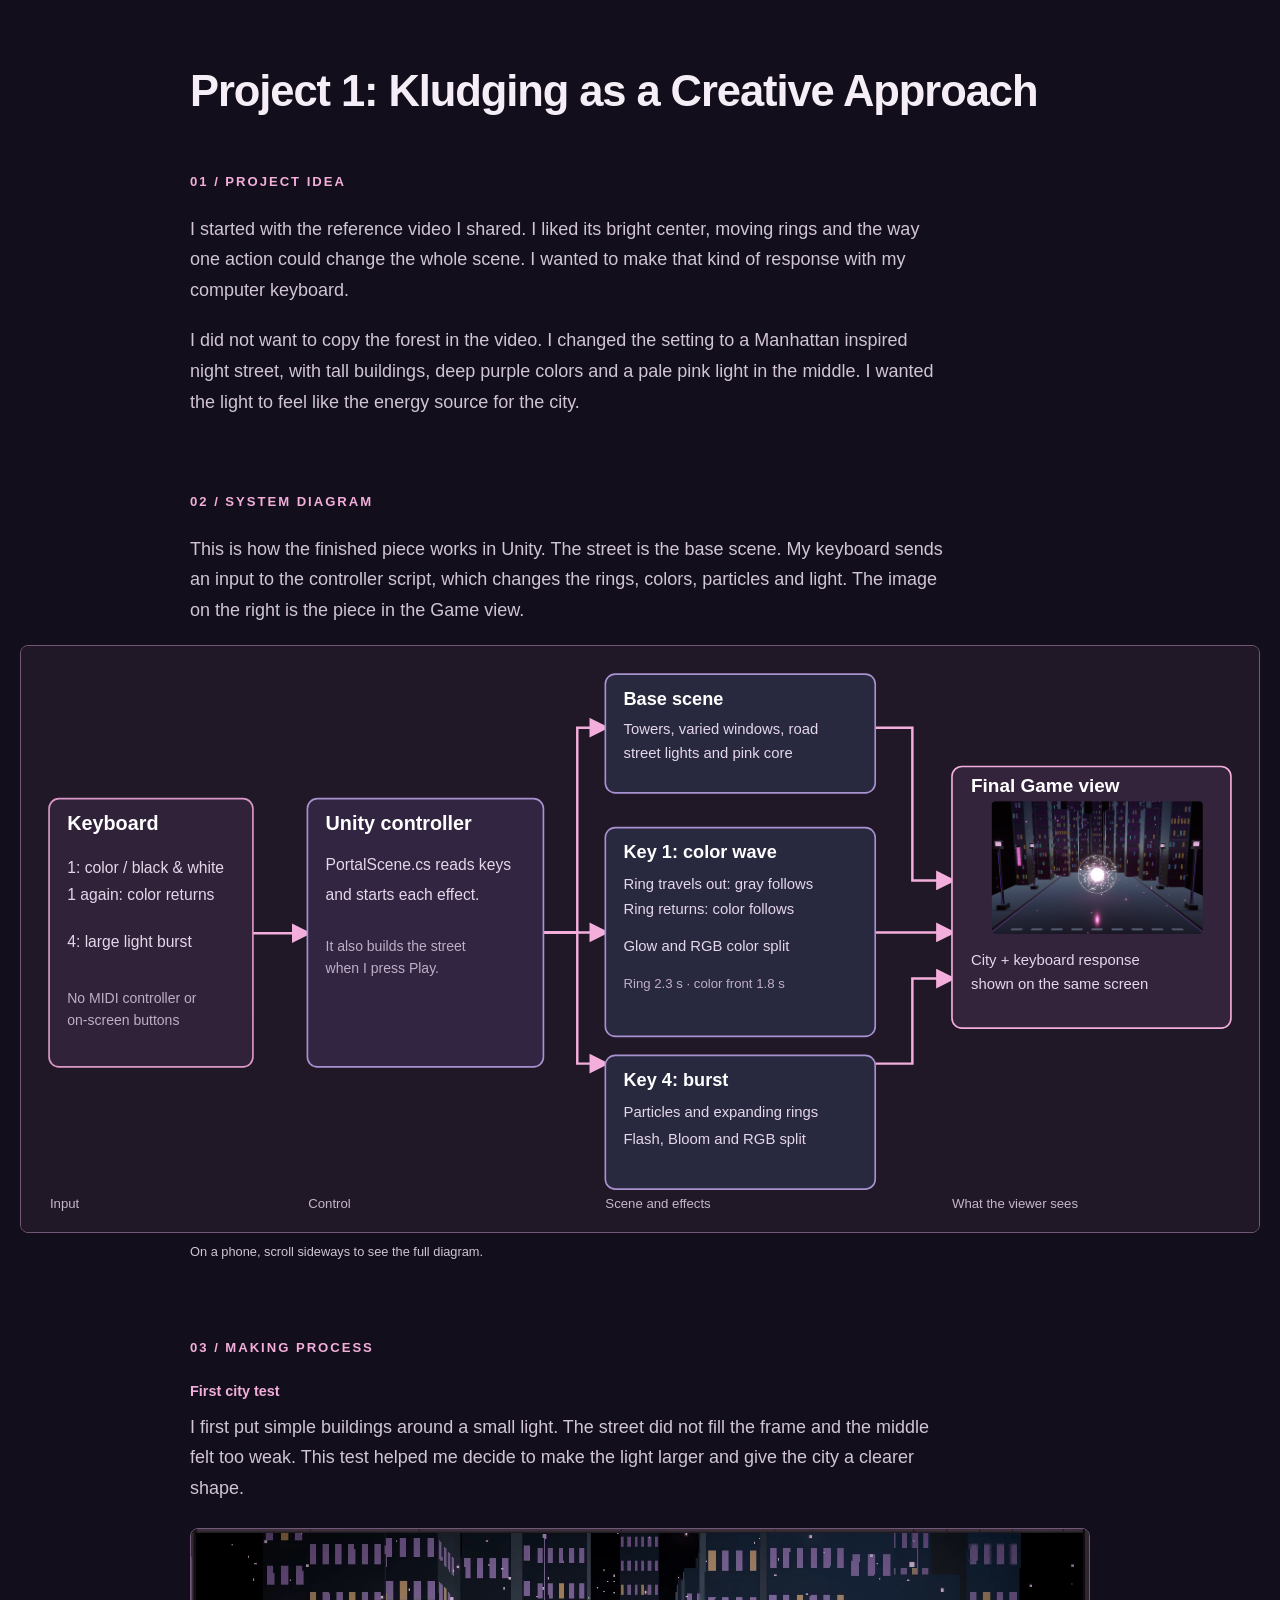
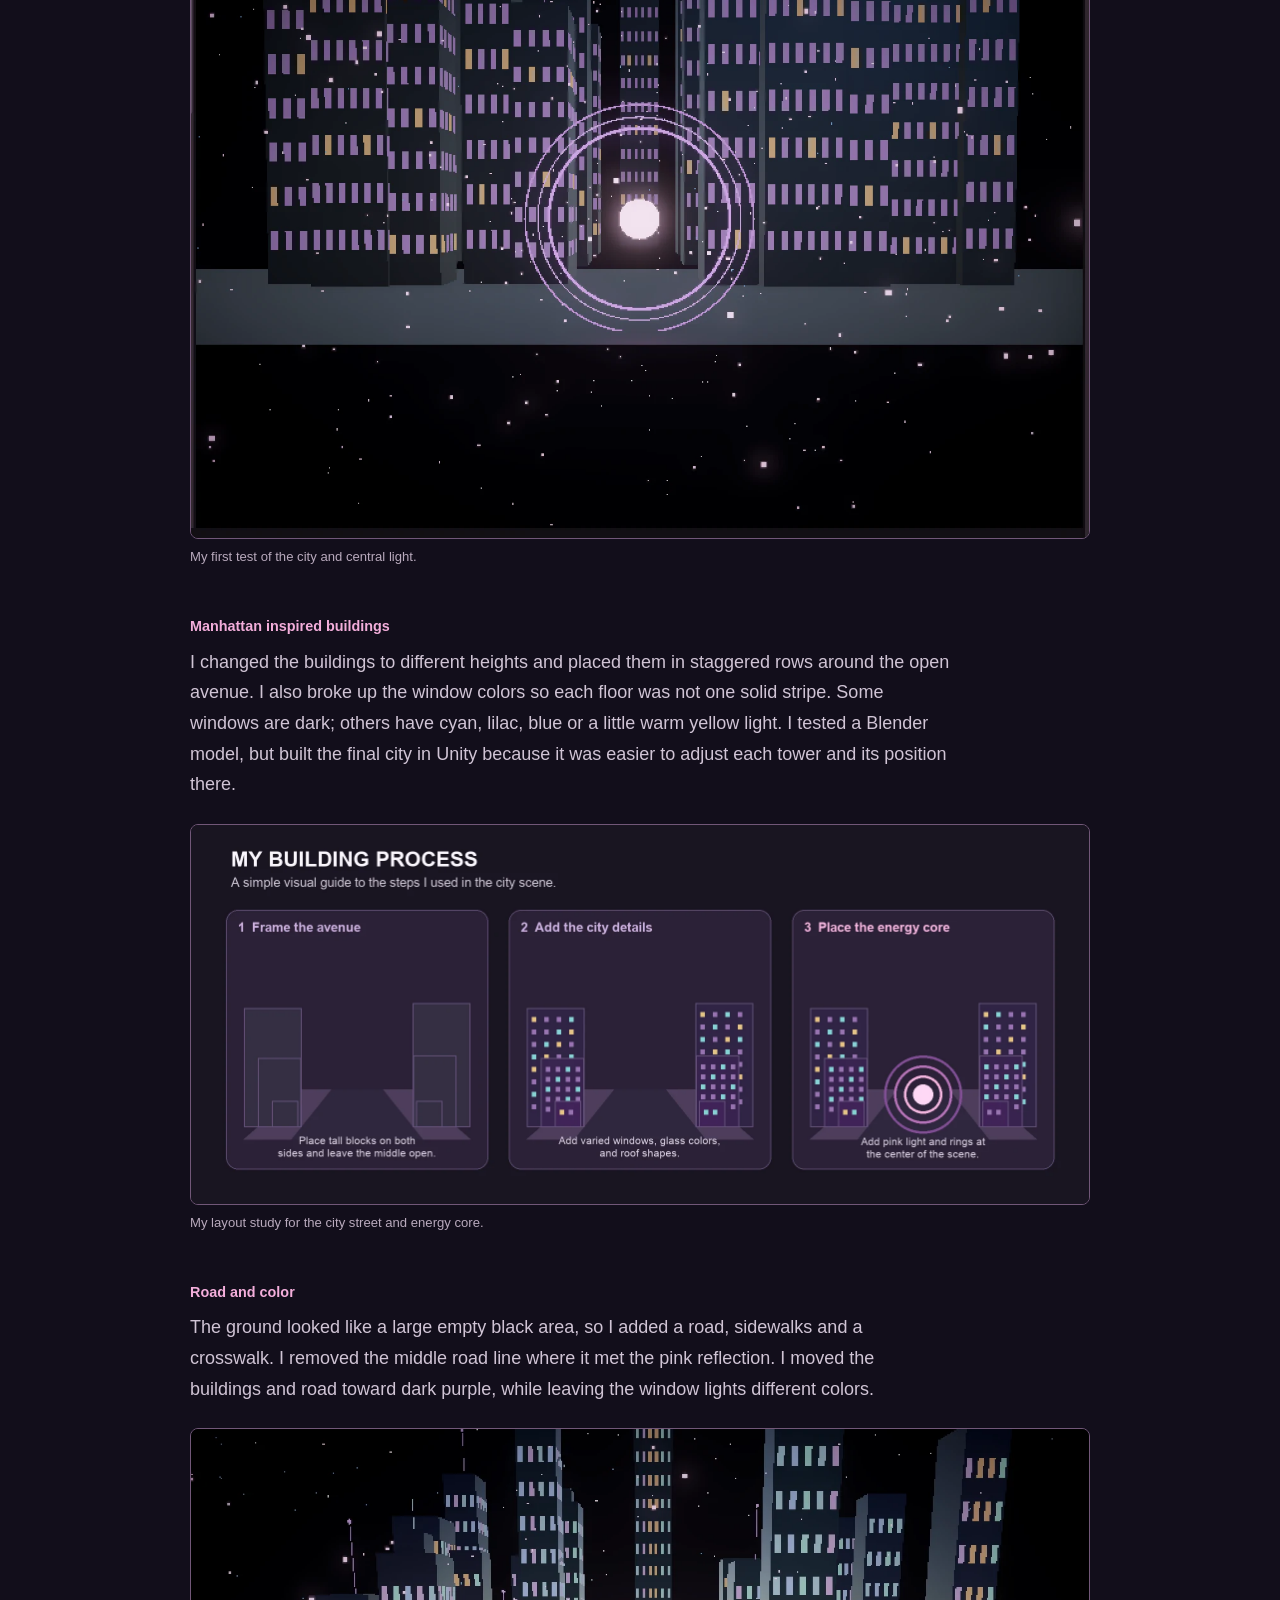
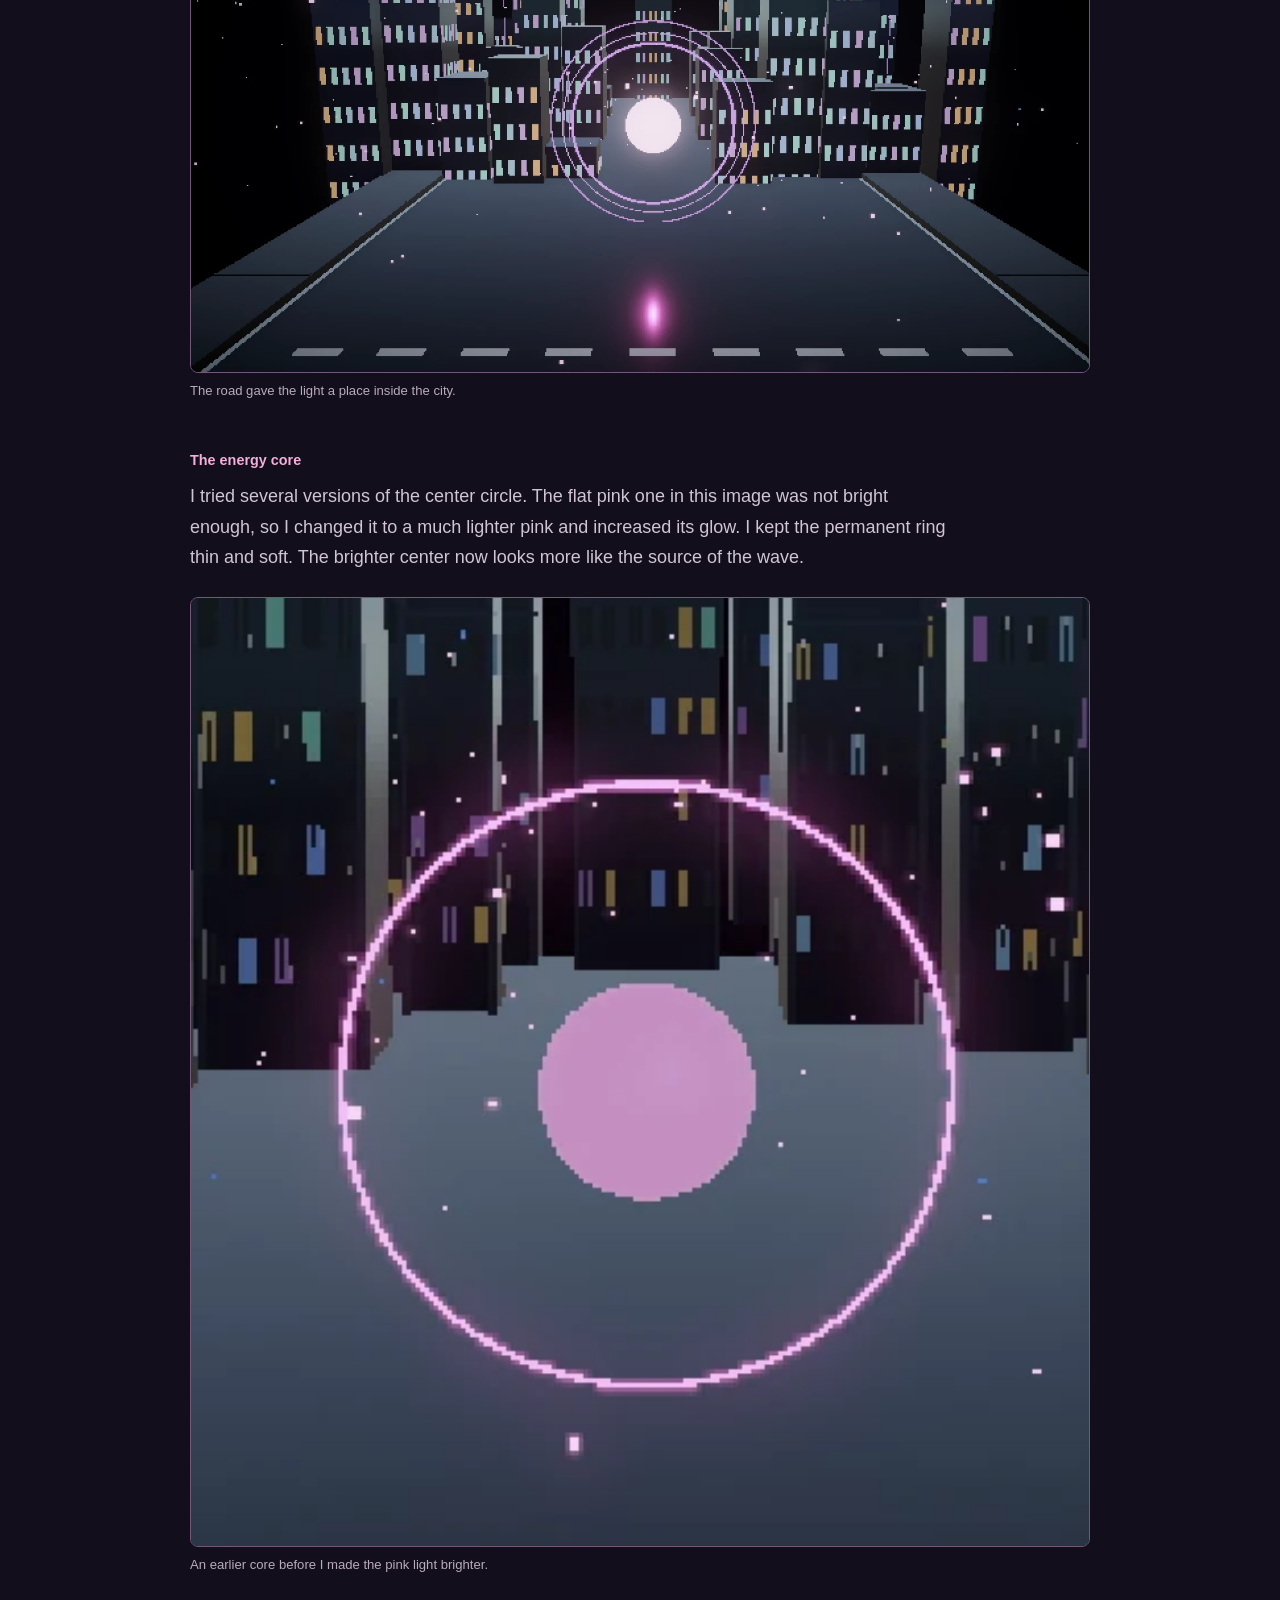
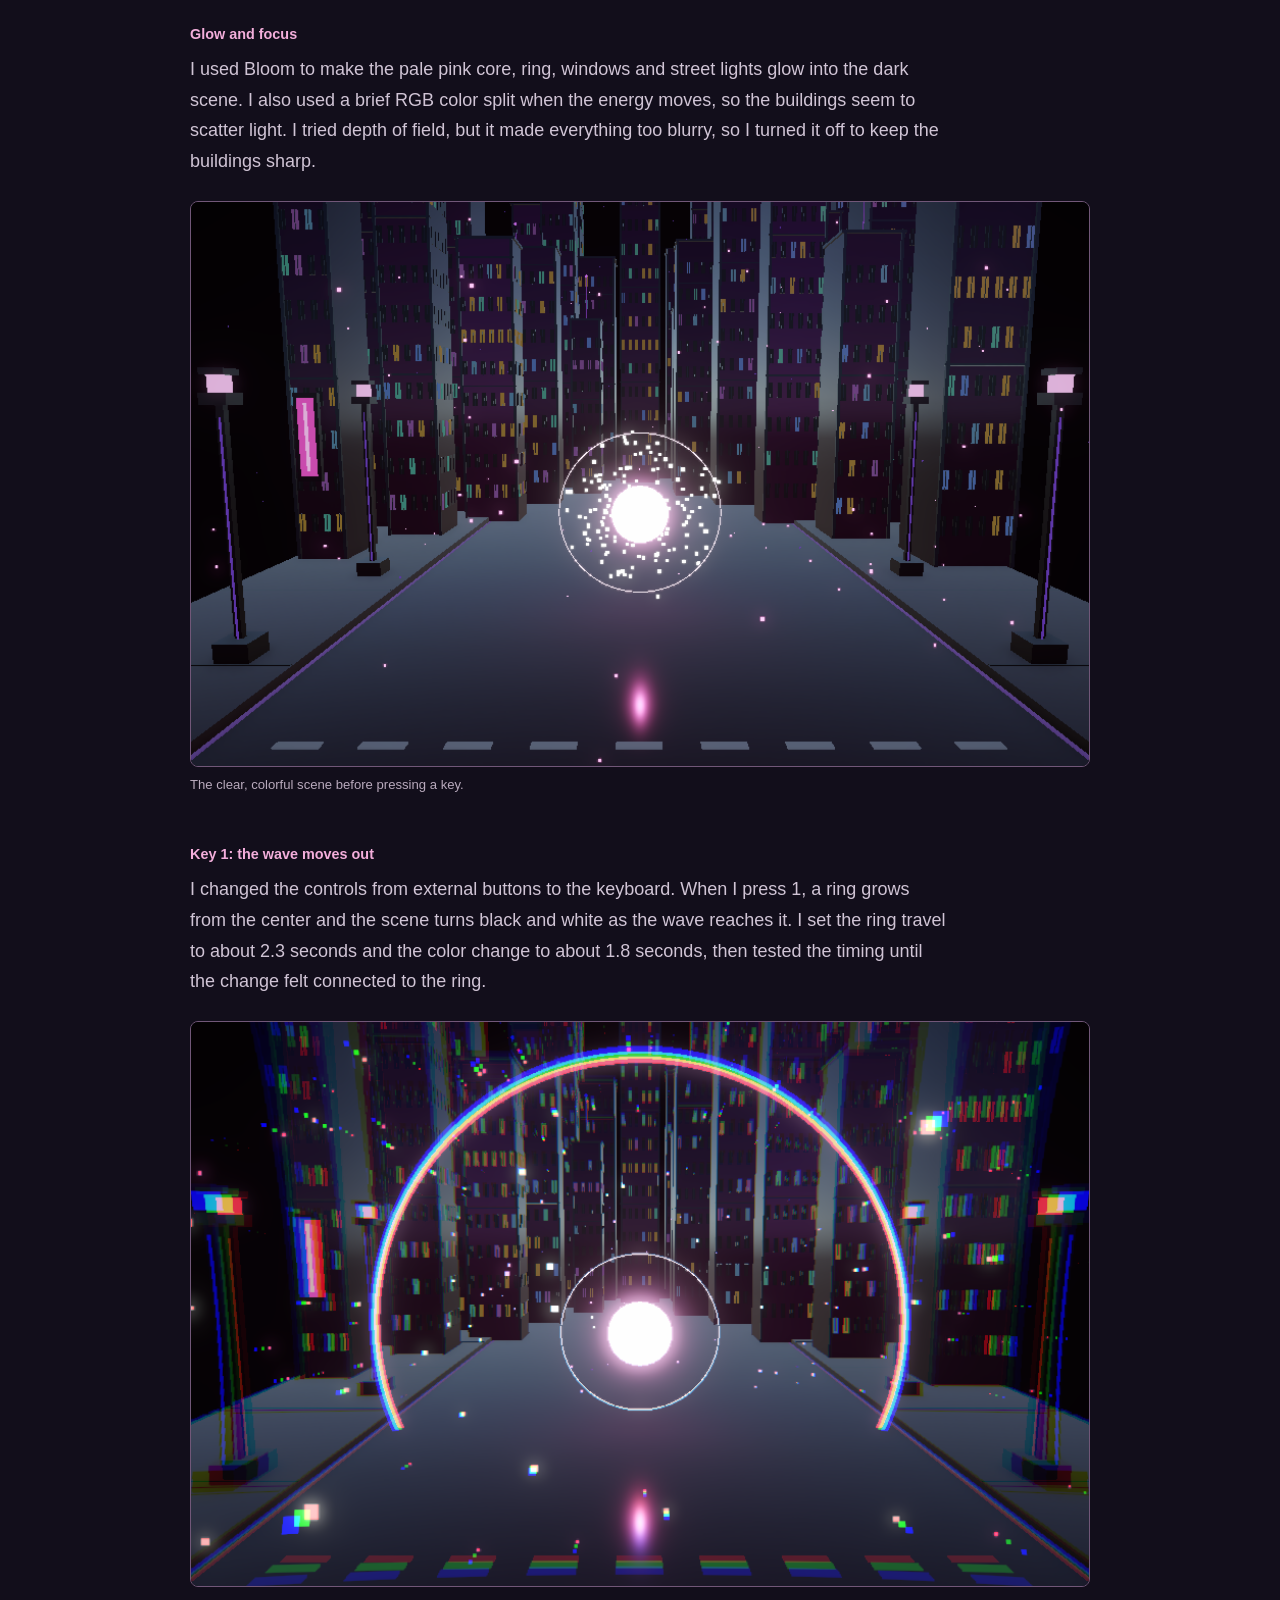
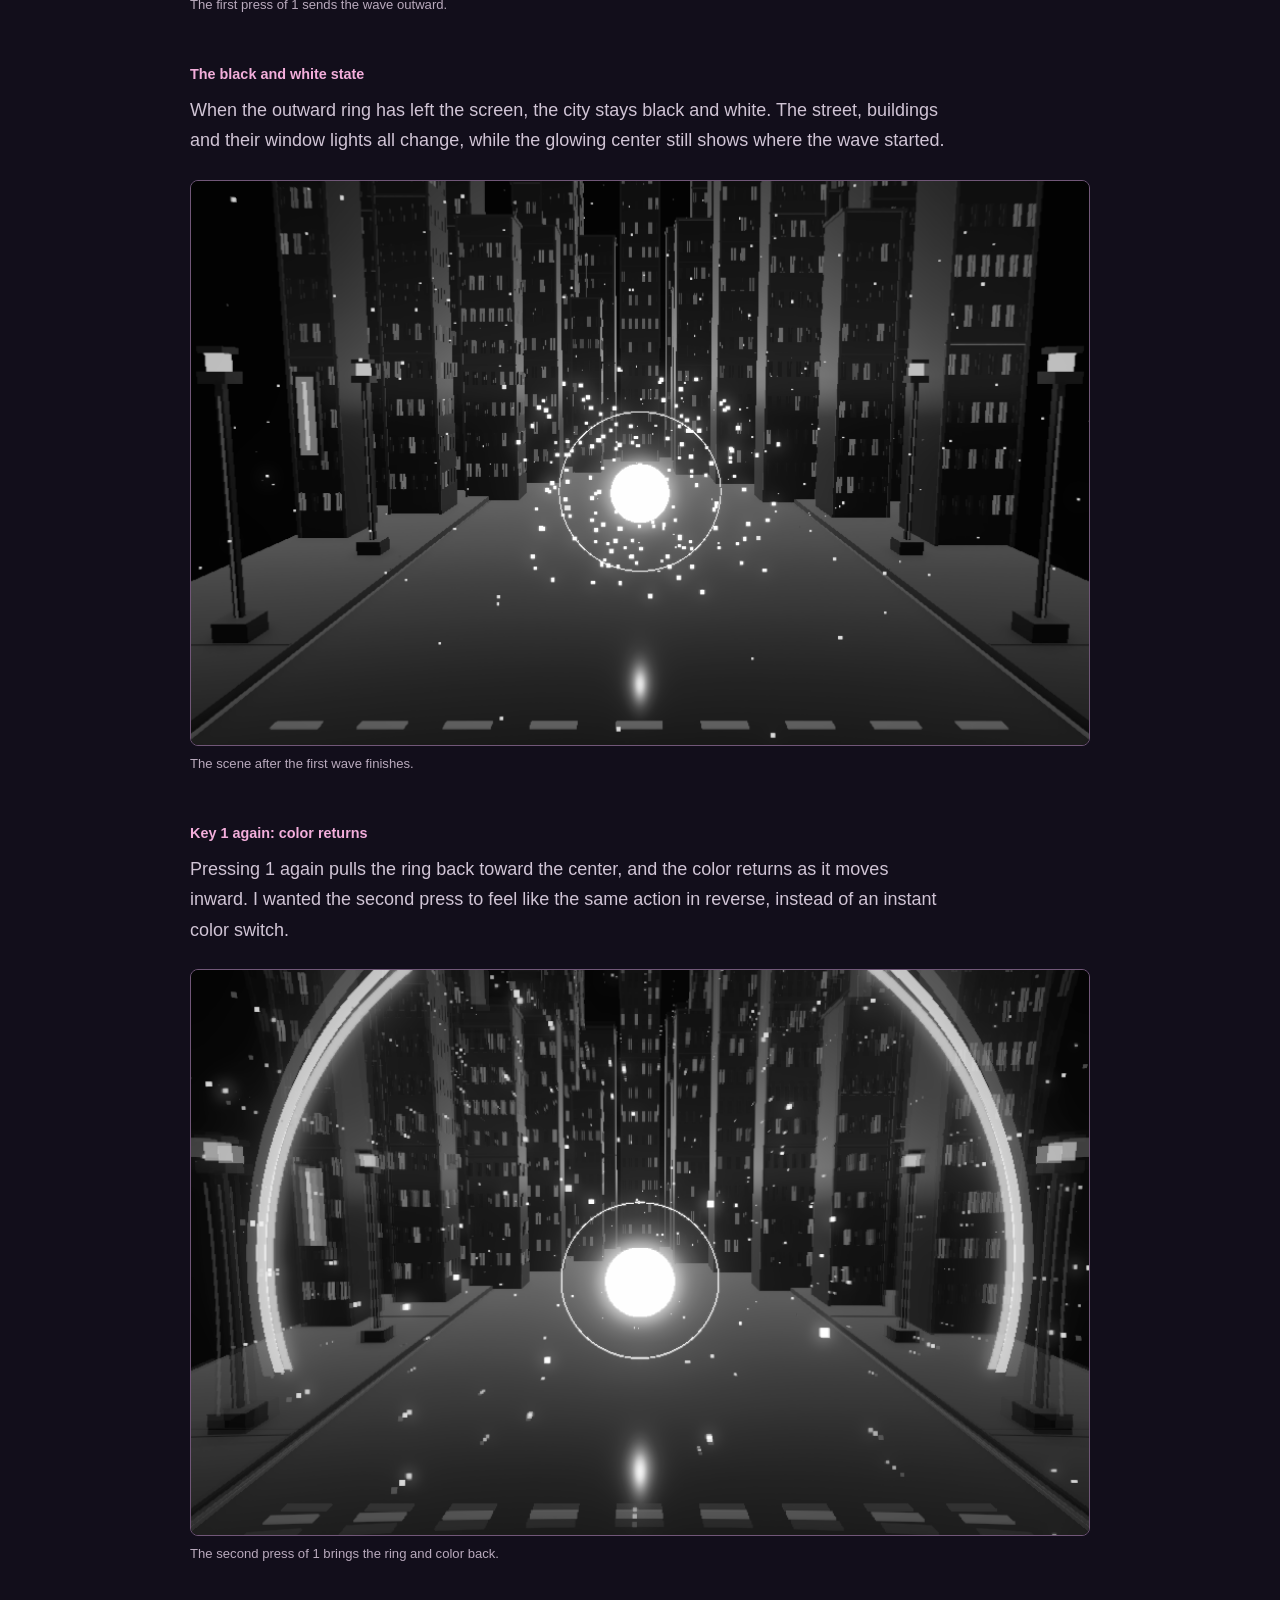
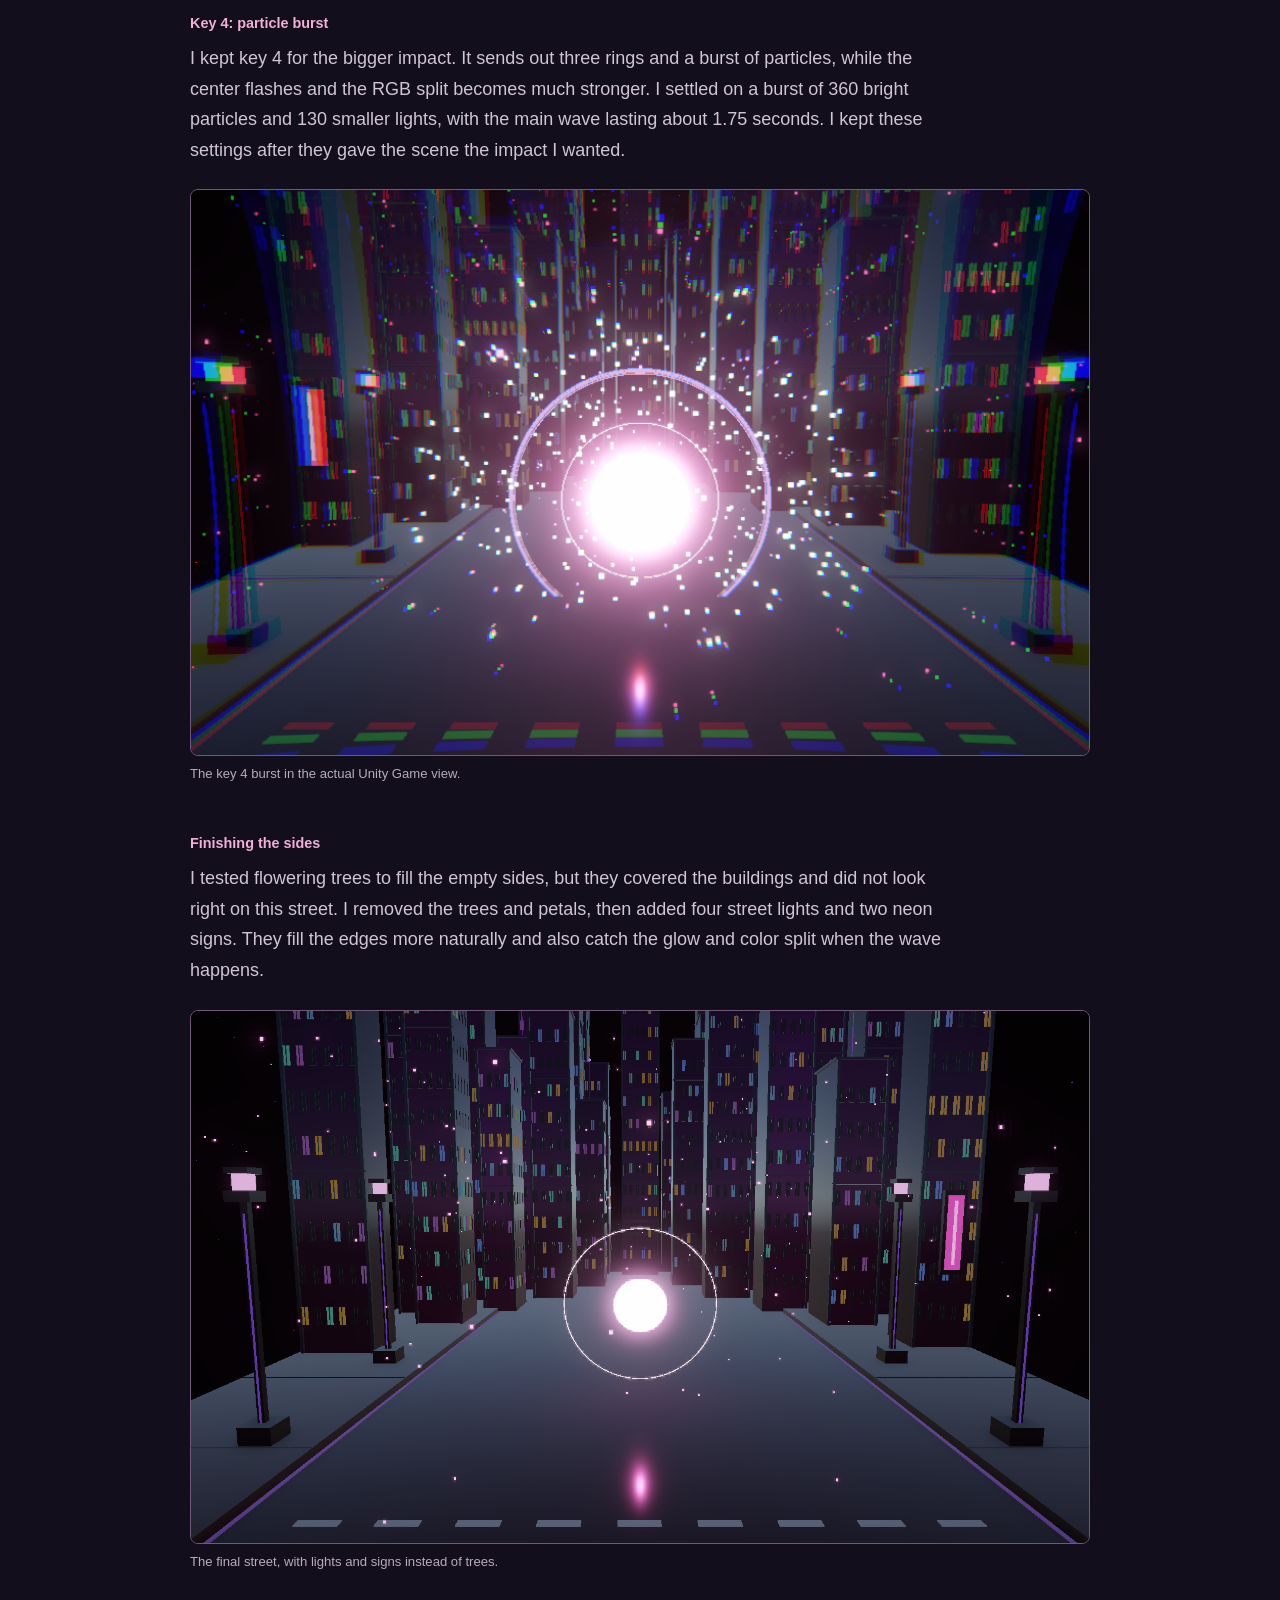
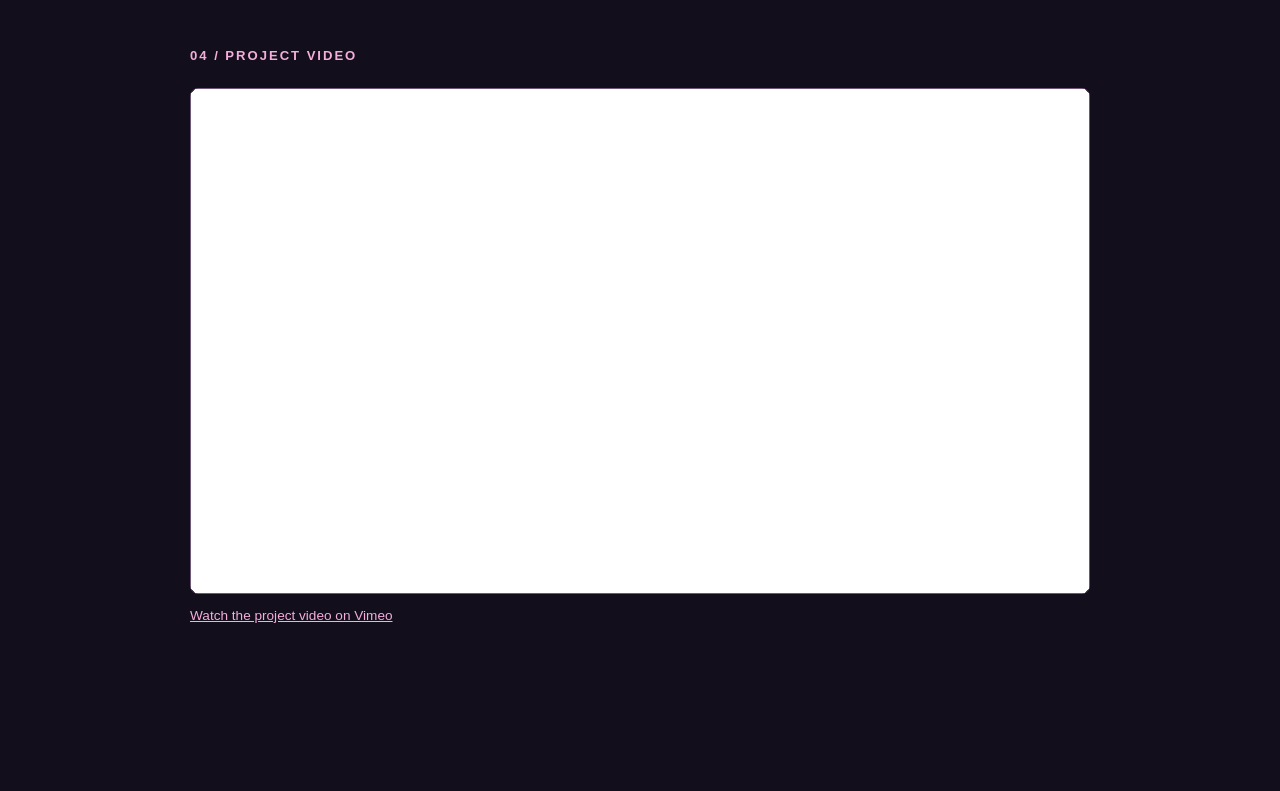
<file: index.html>
<!doctype html>
<html lang="en">
<head>
  <meta charset="utf-8">
  <meta name="viewport" content="width=device-width, initial-scale=1">
  <meta name="description" content="Documentation for Project 1: Kludging as a Creative Approach.">
  <title>Project 1: Kludging as a Creative Approach</title>
  <style>
    :root { color-scheme: dark; --bg: #120e1b; --panel: #201827; --text: #f5eef6; --muted: #d0c4d5; --pink: #f3aedb; --line: #715778; }
    * { box-sizing: border-box; }
    body { margin: 0; background: var(--bg); color: var(--text); font: 18px/1.7 Arial, Helvetica, sans-serif; }
    main { width: min(900px, calc(100% - 40px)); margin: 0 auto; padding: 66px 0 90px; }
    h1 { margin: 0 0 54px; font-size: clamp(1.9rem, 3.4vw, 2.8rem); line-height: 1.18; letter-spacing: -.025em; }
    p { margin: 0 0 20px; }
    .section-label { margin: 0 0 20px; color: var(--pink); font-size: .82rem; font-weight: 700; letter-spacing: .15em; text-transform: uppercase; }
    section { margin: 0 0 74px; }
    .copy { max-width: 760px; color: var(--muted); }
    figure { margin: 24px 0 0; }
    figure img { display: block; width: 100%; height: auto; border: 1px solid var(--line); border-radius: 8px; }
    figcaption { margin-top: 8px; color: #b9aabd; font-size: .82rem; line-height: 1.45; }
    .step { margin-top: 48px; }
    .step:first-of-type { margin-top: 0; }
    .step-label { margin-bottom: 8px; color: var(--pink); font-size: .9rem; font-weight: 700; }
    .diagram-frame { position: relative; left: 50%; transform: translateX(-50%); width: min(1400px, calc(100vw - 40px)); overflow-x: auto; border: 1px solid var(--line); border-radius: 8px; background: var(--panel); }
    .diagram { display: block; width: 100%; min-width: 1000px; height: auto; }
    .video-frame { position: relative; width: 100%; aspect-ratio: 16 / 9; overflow: hidden; border: 1px solid var(--line); border-radius: 8px; background: #000; }
    .video-frame iframe { display: block; width: 100%; height: 100%; border: 0; }
    .video-link { margin-top: 10px; font-size: .85rem; }
    .video-link a { color: var(--pink); }
    @media (max-width: 600px) { main { padding-top: 42px; } h1 { margin-bottom: 42px; } section { margin-bottom: 58px; } body { font-size: 16px; } }
  </style>
</head>
<body>
  <main>
    <h1>Project 1: Kludging as a Creative Approach</h1>

    <section aria-label="Project idea">
      <p class="section-label">01 / Project idea</p>
      <p class="copy">I started with the reference video I shared. I liked its bright center, moving rings and the way one action could change the whole scene. I wanted to make that kind of response with my computer keyboard.</p>
      <p class="copy">I did not want to copy the forest in the video. I changed the setting to a Manhattan inspired night street, with tall buildings, deep purple colors and a pale pink light in the middle. I wanted the light to feel like the energy source for the city.</p>
    </section>

    <section aria-label="System diagram">
      <p class="section-label">02 / System diagram</p>
      <p class="copy">This is how the finished piece works in Unity. The street is the base scene. My keyboard sends an input to the controller script, which changes the rings, colors, particles and light. The image on the right is the piece in the Game view.</p>
      <div class="diagram-frame" role="region" aria-label="System diagram; scroll sideways on a small screen" tabindex="0">
        <svg class="diagram" viewBox="0 0 1500 710" xmlns="http://www.w3.org/2000/svg" role="img" aria-labelledby="diagram-title diagram-desc">
          <title id="diagram-title">Keyboard controlled Unity city system</title>
          <desc id="diagram-desc">Keyboard keys 1 and 4 feed a Unity controller script. The script controls the city, a moving black and white color wave, particle burst and glow. All appear together in the final Game view.</desc>
          <defs>
            <marker id="arr" viewBox="0 0 10 10" refX="8" refY="5" markerWidth="8" markerHeight="8" orient="auto"><path d="M0 0L10 5L0 10Z" fill="#f3aedb"/></marker>
            <clipPath id="preview"><rect x="1176" y="188" width="256" height="161" rx="5"/></clipPath>
          </defs>
          <rect width="1500" height="710" fill="#201827"/>
          <g fill="none" stroke="#f3aedb" stroke-width="3" marker-end="url(#arr)">
            <path d="M281 348H347"/>
            <path d="M633 347H674V99H708"/>
            <path d="M633 347H708"/>
            <path d="M633 347H674V506H708"/>
            <path d="M1035 99H1080V284H1128"/>
            <path d="M1035 347H1128"/>
            <path d="M1035 506H1080V403H1128"/>
          </g>
          <rect x="34" y="185" width="247" height="325" rx="12" fill="#302239" stroke="#dc99c6" stroke-width="2"/>
          <text x="56" y="223" fill="#fff" font-family="Arial" font-size="24" font-weight="700">Keyboard</text>
          <text x="56" y="275" fill="#e6d6ea" font-family="Arial" font-size="19">1: color / black &amp; white</text>
          <text x="56" y="308" fill="#e6d6ea" font-family="Arial" font-size="19">1 again: color returns</text>
          <text x="56" y="365" fill="#e6d6ea" font-family="Arial" font-size="19">4: large light burst</text>
          <text x="56" y="432" fill="#bfaec6" font-family="Arial" font-size="17">No MIDI controller or</text>
          <text x="56" y="459" fill="#bfaec6" font-family="Arial" font-size="17">on-screen buttons</text>
          <rect x="347" y="185" width="286" height="325" rx="12" fill="#322541" stroke="#a891d0" stroke-width="2"/>
          <text x="369" y="223" fill="#fff" font-family="Arial" font-size="24" font-weight="700">Unity controller</text>
          <text x="369" y="271" fill="#e6d6ea" font-family="Arial" font-size="19">PortalScene.cs reads keys</text>
          <text x="369" y="308" fill="#e6d6ea" font-family="Arial" font-size="19">and starts each effect.</text>
          <text x="369" y="369" fill="#bfaec6" font-family="Arial" font-size="17">It also builds the street</text>
          <text x="369" y="396" fill="#bfaec6" font-family="Arial" font-size="17">when I press Play.</text>
          <rect x="708" y="34" width="327" height="144" rx="12" fill="#28293e" stroke="#a891d0" stroke-width="2"/>
          <text x="730" y="71" fill="#fff" font-family="Arial" font-size="22" font-weight="700">Base scene</text>
          <text x="730" y="107" fill="#e6d6ea" font-family="Arial" font-size="18">Towers, varied windows, road</text>
          <text x="730" y="136" fill="#e6d6ea" font-family="Arial" font-size="18">street lights and pink core</text>
          <rect x="708" y="220" width="327" height="253" rx="12" fill="#28293e" stroke="#a891d0" stroke-width="2"/>
          <text x="730" y="257" fill="#fff" font-family="Arial" font-size="22" font-weight="700">Key 1: color wave</text>
          <text x="730" y="294" fill="#e6d6ea" font-family="Arial" font-size="18">Ring travels out: gray follows</text>
          <text x="730" y="325" fill="#e6d6ea" font-family="Arial" font-size="18">Ring returns: color follows</text>
          <text x="730" y="370" fill="#e6d6ea" font-family="Arial" font-size="18">Glow and RGB color split</text>
          <text x="730" y="414" fill="#bfaec6" font-family="Arial" font-size="16">Ring 2.3 s · color front 1.8 s</text>
          <rect x="708" y="496" width="327" height="162" rx="12" fill="#28293e" stroke="#a891d0" stroke-width="2"/>
          <text x="730" y="533" fill="#fff" font-family="Arial" font-size="22" font-weight="700">Key 4: burst</text>
          <text x="730" y="571" fill="#e6d6ea" font-family="Arial" font-size="18">Particles and expanding rings</text>
          <text x="730" y="603" fill="#e6d6ea" font-family="Arial" font-size="18">Flash, Bloom and RGB split</text>
          <rect x="1128" y="146" width="338" height="317" rx="12" fill="#33233b" stroke="#f3aedb" stroke-width="2"/>
          <text x="1151" y="177" fill="#fff" font-family="Arial" font-size="23" font-weight="700">Final Game view</text>
          <image href="assets/color-start.png" x="1176" y="188" width="256" height="161" preserveAspectRatio="xMidYMid slice" clip-path="url(#preview)"/>
          <text x="1151" y="386" fill="#e6d6ea" font-family="Arial" font-size="18">City + keyboard response</text>
          <text x="1151" y="416" fill="#e6d6ea" font-family="Arial" font-size="18">shown on the same screen</text>
          <text x="35" y="681" fill="#c6b6cc" font-family="Arial" font-size="16">Input</text>
          <text x="348" y="681" fill="#c6b6cc" font-family="Arial" font-size="16">Control</text>
          <text x="708" y="681" fill="#c6b6cc" font-family="Arial" font-size="16">Scene and effects</text>
          <text x="1128" y="681" fill="#c6b6cc" font-family="Arial" font-size="16">What the viewer sees</text>
        </svg>
      </div>
      <p class="copy" style="font-size:.8rem;margin-top:8px">On a phone, scroll sideways to see the full diagram.</p>
    </section>

    <section aria-label="Making process">
      <p class="section-label">03 / Making process</p>
      <div class="step">
        <p class="step-label">First city test</p>
        <p class="copy">I first put simple buildings around a small light. The street did not fill the frame and the middle felt too weak. This test helped me decide to make the light larger and give the city a clearer shape.</p>
        <figure><img src="assets/early-city.webp" width="1420" height="964" loading="lazy" alt="Early Unity scene with simple buildings and a small light"><figcaption>My first test of the city and central light.</figcaption></figure>
      </div>
      <div class="step">
        <p class="step-label">Manhattan inspired buildings</p>
        <p class="copy">I changed the buildings to different heights and placed them in staggered rows around the open avenue. I also broke up the window colors so each floor was not one solid stripe. Some windows are dark; others have cyan, lilac, blue or a little warm yellow light. I tested a Blender model, but built the final city in Unity because it was easier to adjust each tower and its position there.</p>
        <figure><img src="assets/building-process.webp" width="1800" height="760" loading="lazy" alt="Process illustration showing the street layout, building details and center light"><figcaption>My layout study for the city street and energy core.</figcaption></figure>
      </div>
      <div class="step">
        <p class="step-label">Road and color</p>
        <p class="copy">The ground looked like a large empty black area, so I added a road, sidewalks and a crosswalk. I removed the middle road line where it met the pink reflection. I moved the buildings and road toward dark purple, while leaving the window lights different colors.</p>
        <figure><img src="assets/avenue-test.webp" width="1362" height="824" loading="lazy" alt="Unity road test with sidewalks, crosswalk and purple city buildings"><figcaption>The road gave the light a place inside the city.</figcaption></figure>
      </div>
      <div class="step">
        <p class="step-label">The energy core</p>
        <p class="copy">I tried several versions of the center circle. The flat pink one in this image was not bright enough, so I changed it to a much lighter pink and increased its glow. I kept the permanent ring thin and soft. The brighter center now looks more like the source of the wave.</p>
        <figure><img src="assets/early-core.webp" width="396" height="418" loading="lazy" alt="Earlier test with a flat pink center and thin circle"><figcaption>An earlier core before I made the pink light brighter.</figcaption></figure>
      </div>
      <div class="step">
        <p class="step-label">Glow and focus</p>
        <p class="copy">I used Bloom to make the pale pink core, ring, windows and street lights glow into the dark scene. I also used a brief RGB color split when the energy moves, so the buildings seem to scatter light. I tried depth of field, but it made everything too blurry, so I turned it off to keep the buildings sharp.</p>
        <figure><img src="assets/color-start.png" width="880" height="553" loading="lazy" alt="Final colorful Unity street with a bright pink energy core"><figcaption>The clear, colorful scene before pressing a key.</figcaption></figure>
      </div>
      <div class="step">
        <p class="step-label">Key 1: the wave moves out</p>
        <p class="copy">I changed the controls from external buttons to the keyboard. When I press 1, a ring grows from the center and the scene turns black and white as the wave reaches it. I set the ring travel to about 2.3 seconds and the color change to about 1.8 seconds, then tested the timing until the change felt connected to the ring.</p>
        <figure><img src="assets/key1-wave-out.png" width="880" height="553" loading="lazy" alt="Expanding energy ring crossing the city during the change to black and white"><figcaption>The first press of 1 sends the wave outward.</figcaption></figure>
      </div>
      <div class="step">
        <p class="step-label">The black and white state</p>
        <p class="copy">When the outward ring has left the screen, the city stays black and white. The street, buildings and their window lights all change, while the glowing center still shows where the wave started.</p>
        <figure><img src="assets/key1-black-white.png" width="880" height="553" loading="lazy" alt="City after key 1 wave, fully black and white"><figcaption>The scene after the first wave finishes.</figcaption></figure>
      </div>
      <div class="step">
        <p class="step-label">Key 1 again: color returns</p>
        <p class="copy">Pressing 1 again pulls the ring back toward the center, and the color returns as it moves inward. I wanted the second press to feel like the same action in reverse, instead of an instant color switch.</p>
        <figure><img src="assets/key1-wave-return.png" width="880" height="553" loading="lazy" alt="Energy ring returning to the center while color comes back to the city"><figcaption>The second press of 1 brings the ring and color back.</figcaption></figure>
      </div>
      <div class="step">
        <p class="step-label">Key 4: particle burst</p>
        <p class="copy">I kept key 4 for the bigger impact. It sends out three rings and a burst of particles, while the center flashes and the RGB split becomes much stronger. I settled on a burst of 360 bright particles and 130 smaller lights, with the main wave lasting about 1.75 seconds. I kept these settings after they gave the scene the impact I wanted.</p>
        <figure><img src="assets/key4-burst.png" width="880" height="553" loading="lazy" alt="Key 4 burst with expanding rings, many bright particles and RGB split around buildings"><figcaption>The key 4 burst in the actual Unity Game view.</figcaption></figure>
      </div>
      <div class="step">
        <p class="step-label">Finishing the sides</p>
        <p class="copy">I tested flowering trees to fill the empty sides, but they covered the buildings and did not look right on this street. I removed the trees and petals, then added four street lights and two neon signs. They fill the edges more naturally and also catch the glow and color split when the wave happens.</p>
        <figure><img src="assets/final-street.png" width="1514" height="898" loading="lazy" alt="Final purple city street with buildings, street lights, neon signs and pink center"><figcaption>The final street, with lights and signs instead of trees.</figcaption></figure>
      </div>
    </section>

    <section aria-label="Project video">
      <p class="section-label">04 / Project video</p>
      <div class="video-frame">
        <iframe src="https://player.vimeo.com/video/1232543843" title="Video of Project 1: Kludging as a Creative Approach" loading="lazy" allow="autoplay; fullscreen; picture-in-picture" allowfullscreen></iframe>
      </div>
      <p class="video-link"><a href="https://vimeo.com/1232543843?share=copy&amp;fl=sv&amp;fe=ci" target="_blank" rel="noopener noreferrer">Watch the project video on Vimeo</a></p>
    </section>
  </main>
</body>
</html>
</file>
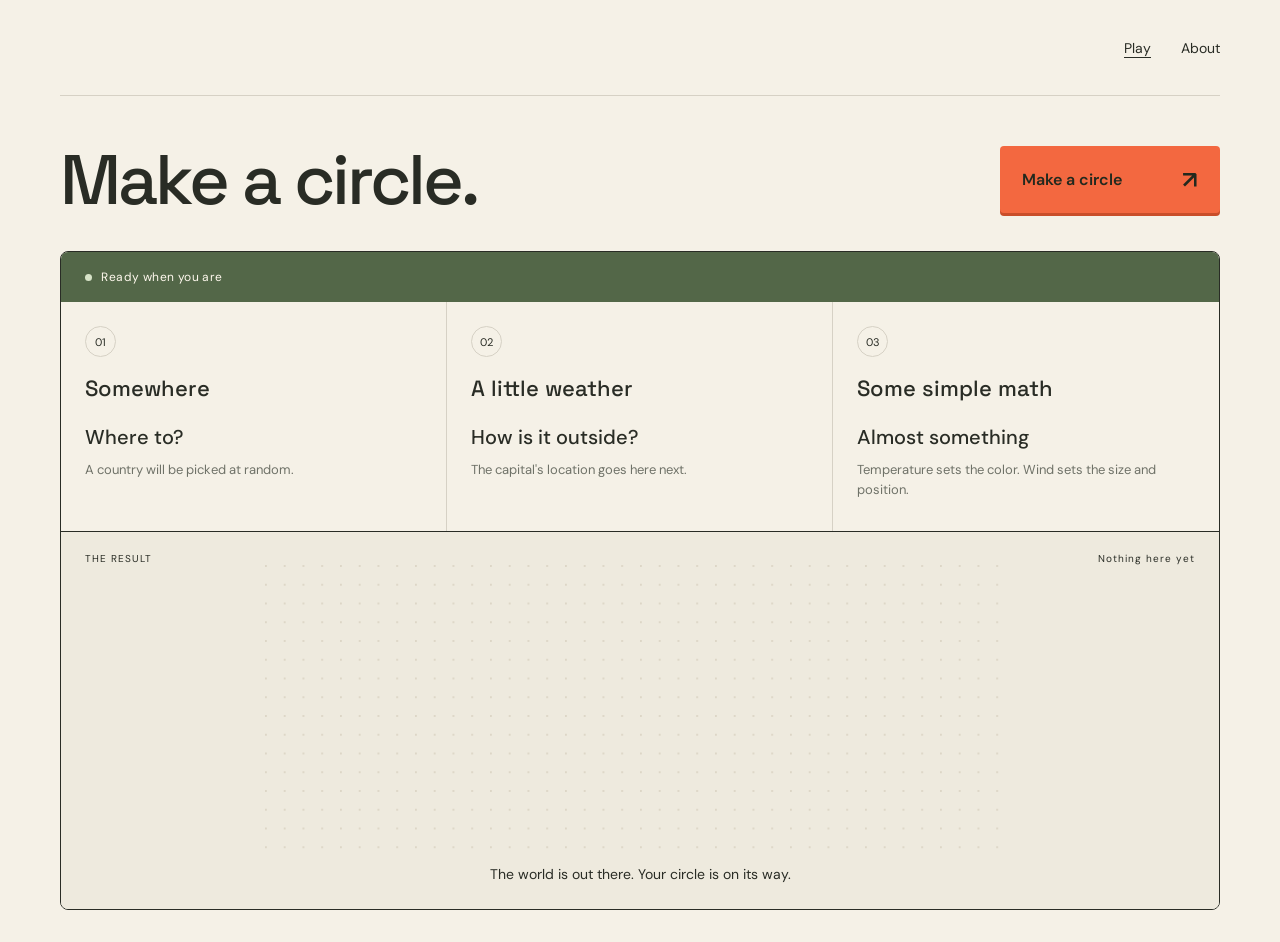
<file: just-a-circle/index.html>
<!doctype html>
<html lang="en">
<head>
  <meta charset="utf-8">
  <meta name="viewport" content="width=device-width, initial-scale=1">
  <title>Circle</title>
  <link rel="stylesheet" href="style.css">
  <script src="script.js" defer></script>
</head>
<body>
  <header><nav><a href="index.html" aria-current="page">Play</a><a href="about.html">About</a></nav></header>
  <main>
    <section class="intro"><h1>Make a circle.</h1><div class="intro-side"><button id="start" type="button">Make a circle <span aria-hidden="true">↗</span></button></div></section>
    <section class="machine" aria-label="The machine">
      <div class="machine-top"><span><i id="light"></i> <span id="status" role="status">Ready when you are</span></span></div>
      <div class="steps" aria-live="polite">
        <article id="step1"><span class="number">01</span><h2>Somewhere</h2><p class="value" id="country">Where to?</p><p id="location">A country will be picked at random.</p></article>
        <article id="step2"><span class="number">02</span><h2>A little weather</h2><p class="value" id="temperature">How is it outside?</p><p id="weather">The capital's location goes here next.</p></article>
        <article id="step3"><span class="number">03</span><h2>Some simple math</h2><p class="value" id="math">Almost something</p><p id="mapping">Temperature sets the color. Wind sets the size and position.</p></article>
      </div>
      <figure id="place-photo" hidden><img id="city-photo" alt=""><figcaption><span id="photo-place"></span><a id="photo-credit" target="_blank" rel="noopener"></a></figcaption></figure>
      <div class="stage"><div class="stage-caption"><span>THE RESULT</span><span id="result-label">Nothing here yet</span></div><svg id="drawing" viewBox="0 0 800 320" role="img" aria-label="A blank drawing area"><defs><pattern id="grid" width="20" height="20" patternUnits="userSpaceOnUse"><circle cx="1" cy="1" r="1" fill="#d7d0bf"/></pattern></defs><rect width="800" height="320" fill="url(#grid)"/><circle id="result-circle" cx="400" cy="160" r="60" fill="#ee6742" visibility="hidden"/></svg><p id="finish" aria-live="polite">The world is out there. Your circle is on its way.</p></div>
    </section>
    <p id="error" role="alert" hidden></p>
  </main>
  
</body>
</html>
</file>
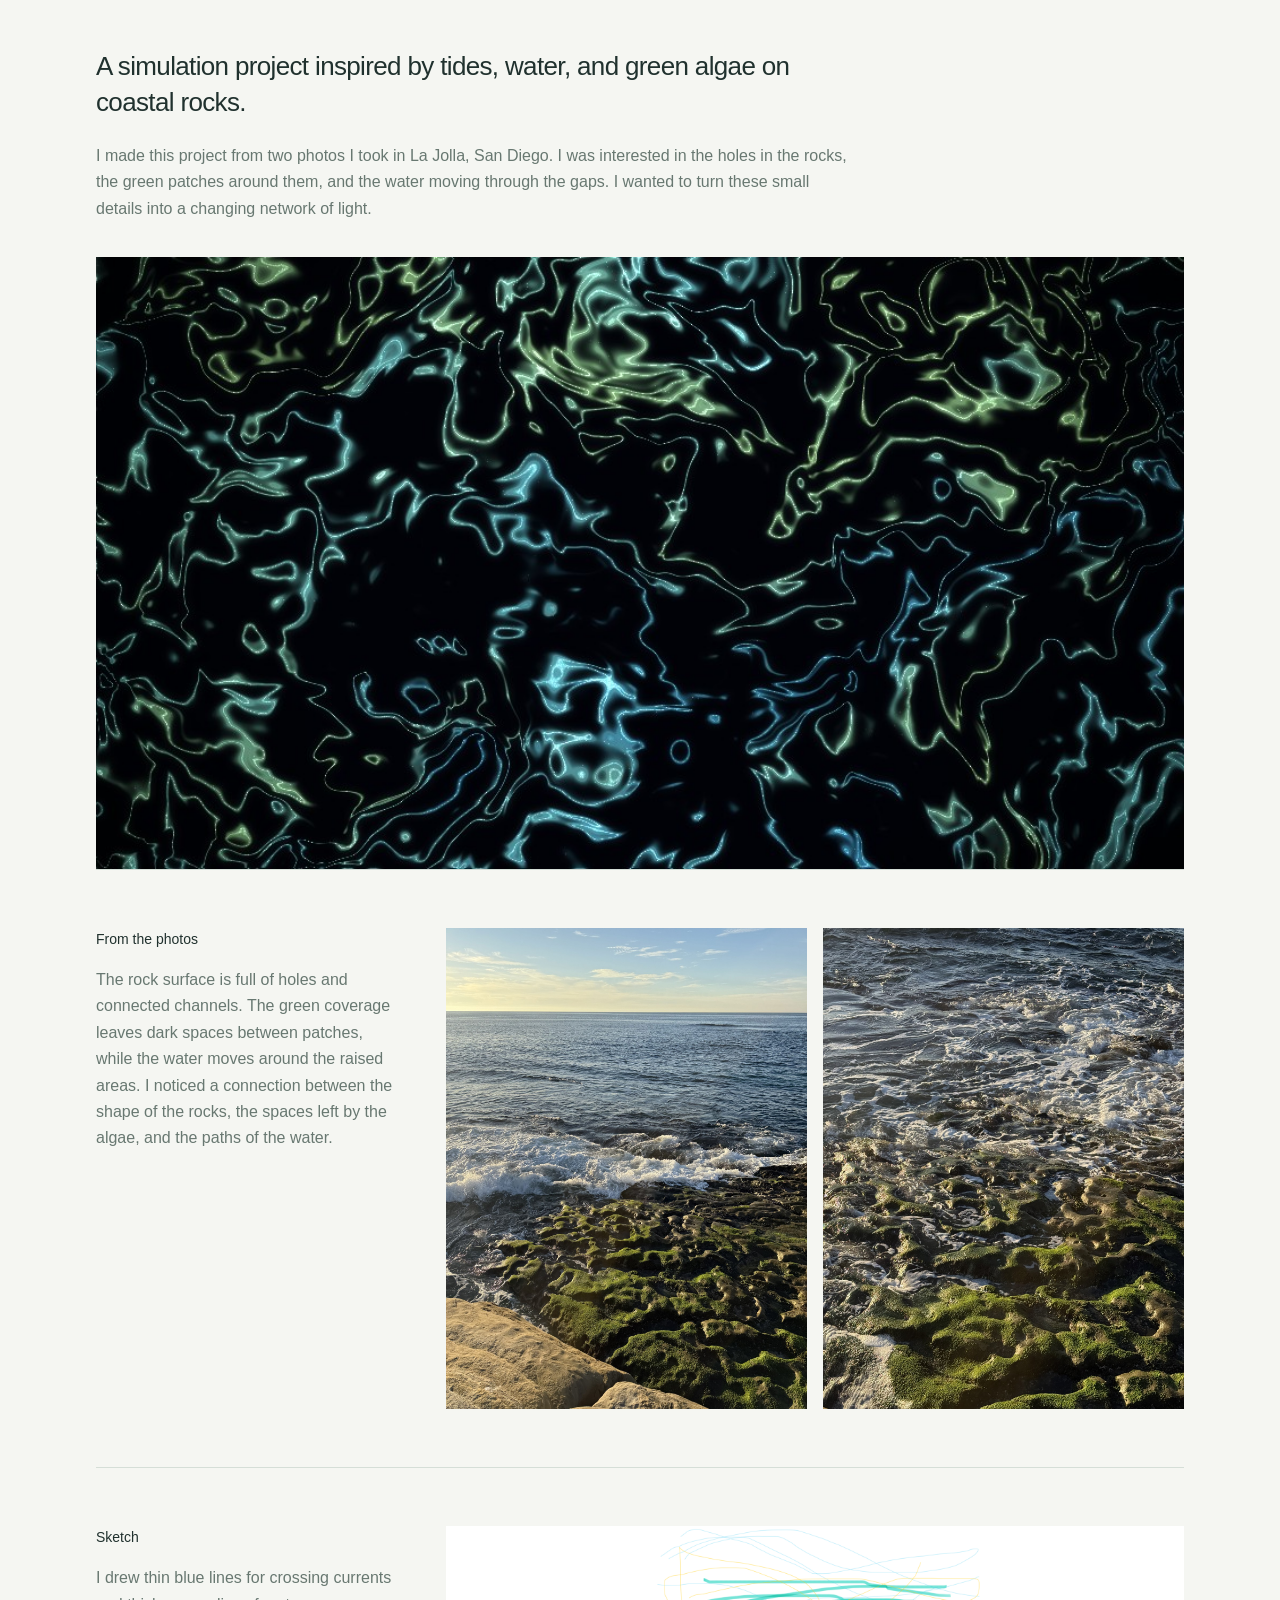
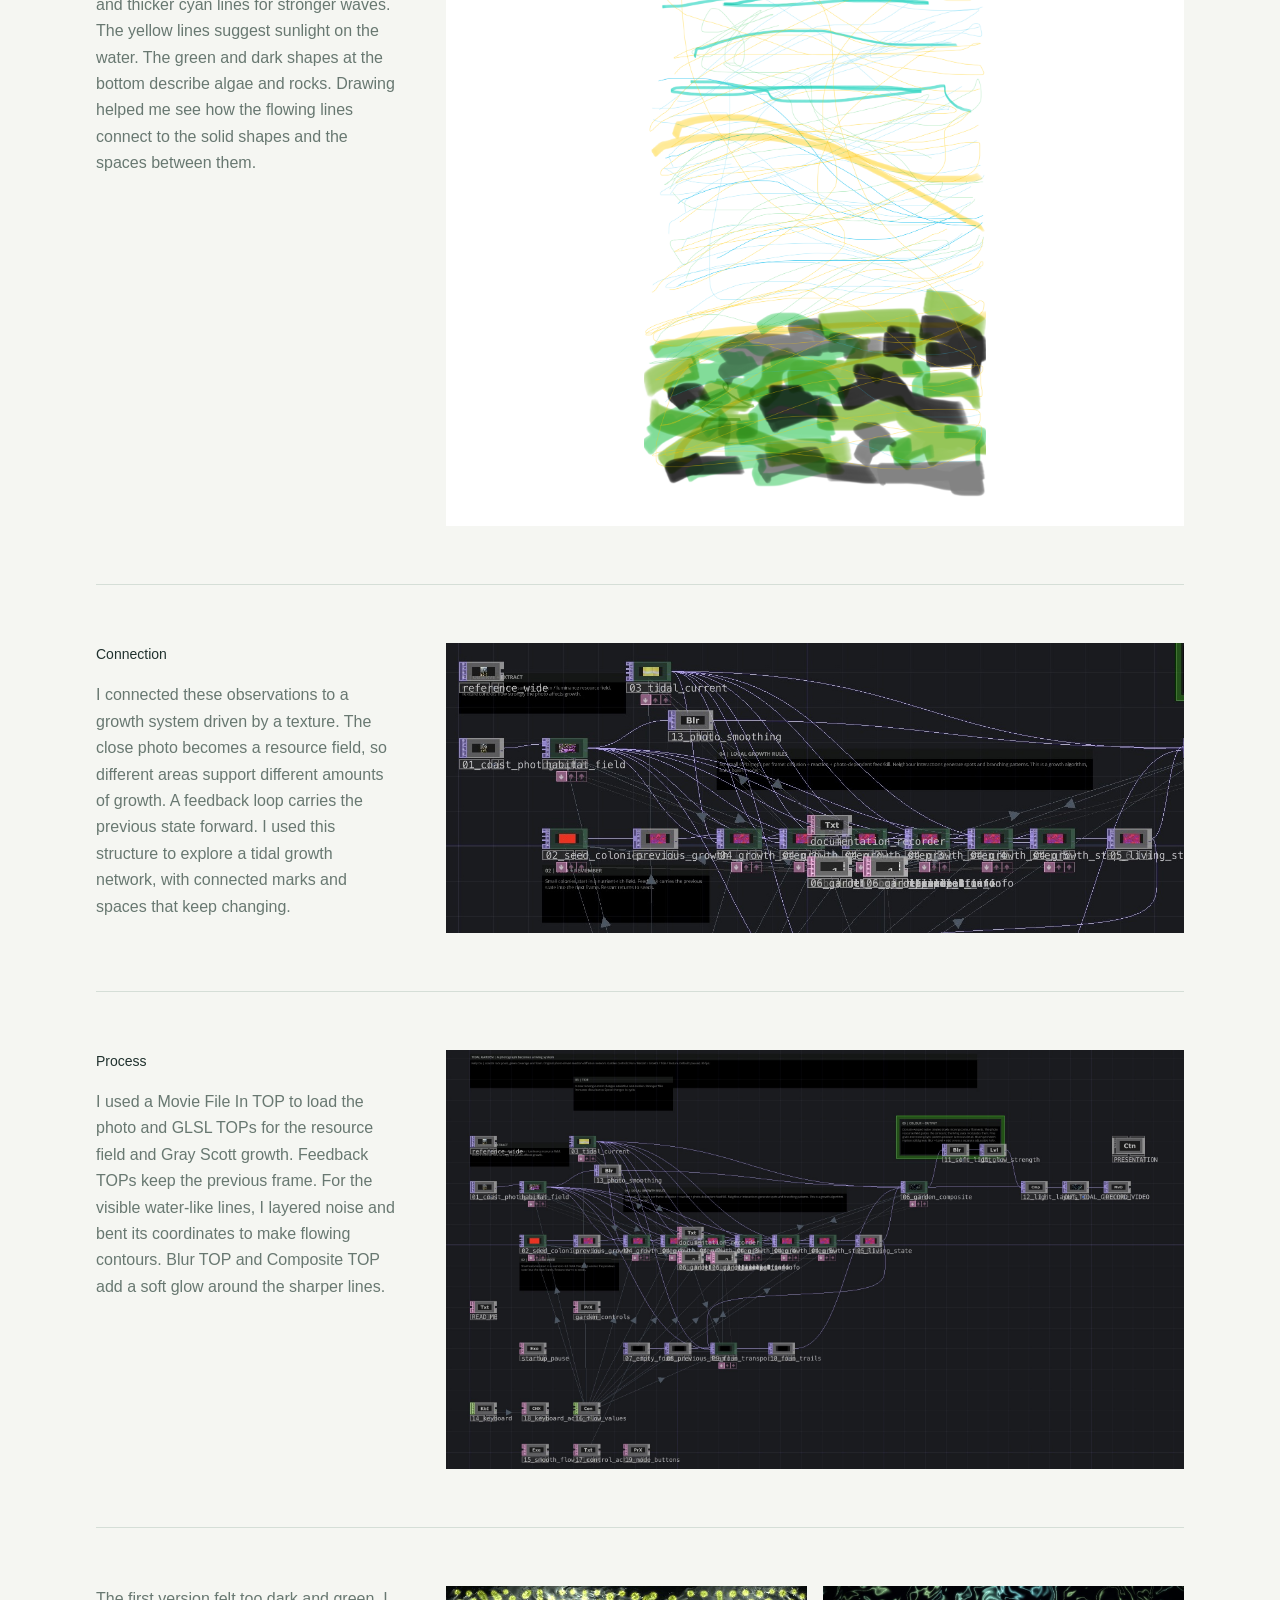
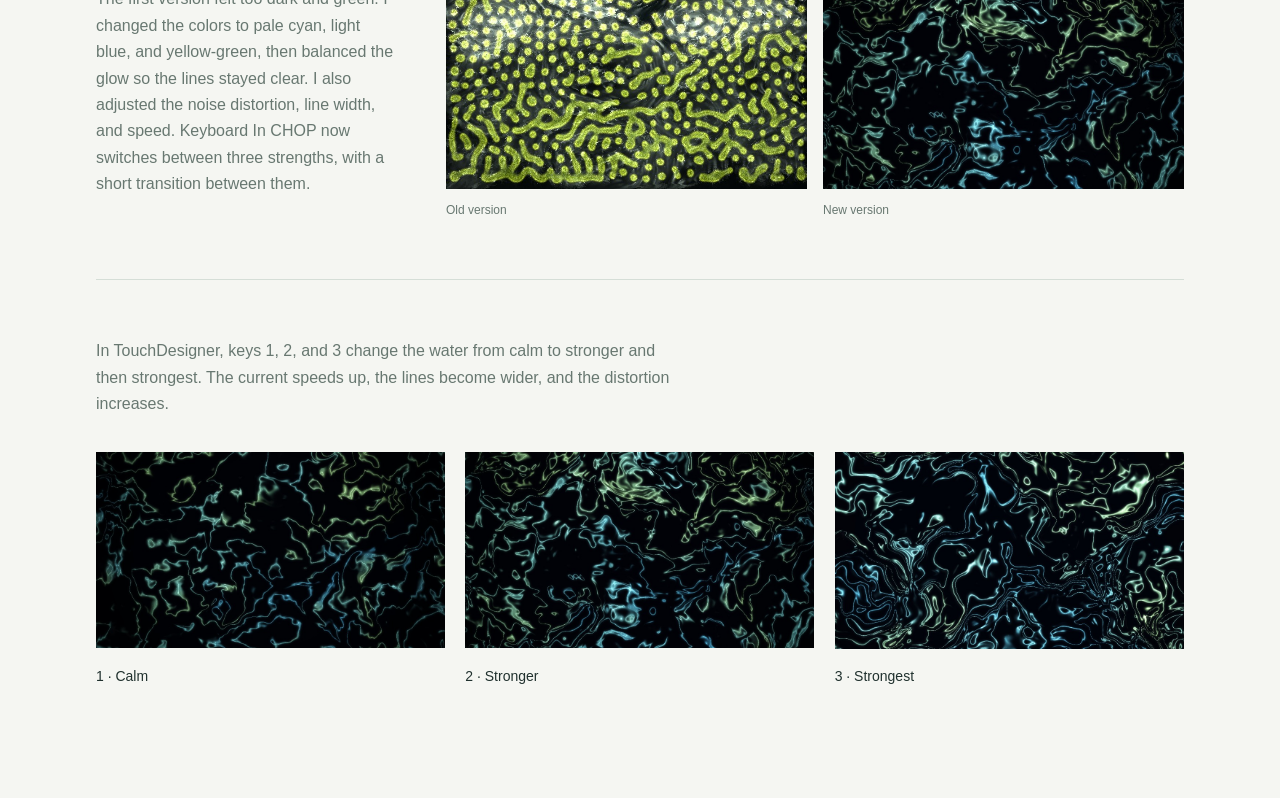
<file: tidal-garden/index.html>
<!doctype html><html lang="en"><head><meta charset="utf-8"><meta name="viewport" content="width=device-width,initial-scale=1"><title>Simulation Documentation</title><style>
:root{--paper:#f5f6f2;--ink:#20312e;--muted:#687871;--line:#d5ded7;--accent:#468a7c}*{box-sizing:border-box}html{scroll-behavior:smooth}body{margin:0;background:var(--paper);color:var(--ink);font:17px/1.65 Arial,Helvetica,sans-serif}main,nav,footer{max-width:1160px;margin:auto;padding:0 36px}nav{height:82px;display:flex;align-items:center;justify-content:space-between;border-bottom:1px solid var(--line);font-size:13px;letter-spacing:.06em}nav a{color:var(--muted);text-decoration:none}nav div{display:flex;gap:25px}.hero{padding:76px 0 48px;display:grid;grid-template-columns:1fr 1fr;gap:64px;align-items:end}.eyebrow,.num{font-size:12px;letter-spacing:.15em;text-transform:uppercase;color:var(--accent)}h1{font-size:clamp(54px,7.8vw,94px);font-weight:400;letter-spacing:-.07em;line-height:.99;margin:18px 0 22px}h2{font-size:30px;line-height:1.2;font-weight:400;letter-spacing:-.035em;margin:13px 0 23px}h3{font-size:20px;font-weight:400;margin:0}p{margin:0;max-width:590px}.sub{color:var(--muted);font-size:14px}figure{margin:0}img,video{display:block;width:100%;height:auto}.hero-video{background:#03080c;aspect-ratio:16/9;object-fit:cover}figcaption{font-size:12px;color:var(--muted);margin-top:12px}.section{border-top:1px solid var(--line);padding:58px 0;display:grid;grid-template-columns:300px 1fr;gap:50px}.section .copy p{color:var(--muted);font-size:16px}.photos{display:grid;grid-template-columns:1fr 1fr;gap:16px}.photos img{height:390px;object-fit:cover}.sketch{max-height:600px;object-fit:contain;background:#fff}.diagram{display:flex;gap:10px;align-items:center;flex-wrap:wrap;font-size:13px;margin-top:28px;color:var(--accent)}.diagram span{padding:8px 0}.wide-img{background:#13191b}.process{display:grid;gap:24px}.pair{display:grid;grid-template-columns:1fr 1fr;gap:16px}.pair img{aspect-ratio:16/9;object-fit:cover}.modes{border-top:1px solid var(--line);padding:58px 0 70px}.modes-intro{display:grid;grid-template-columns:300px 1fr;gap:50px;margin-bottom:35px}.modes-intro p{color:var(--muted);font-size:16px}.mode-grid{display:grid;grid-template-columns:repeat(3,1fr);gap:20px}.mode-grid video{aspect-ratio:16/9;object-fit:cover;background:#03080c}.mode-label{display:flex;justify-content:space-between;align-items:center;margin-top:16px}.mode-label span{color:var(--accent);font-size:12px}.mode-grid p{font-size:13px;color:var(--muted);margin-top:7px}.play{border:1px solid var(--line);background:none;color:var(--ink);font:inherit;font-size:12px;padding:8px 13px;cursor:pointer;margin-top:18px}footer{border-top:1px solid var(--line);padding-top:25px;padding-bottom:35px;display:flex;justify-content:space-between;font-size:12px;color:var(--muted)}@media(max-width:800px){main,nav,footer{padding-left:22px;padding-right:22px}.hero{grid-template-columns:1fr;gap:25px;padding-top:46px}.section,.modes-intro{grid-template-columns:1fr;gap:24px}.section{padding:40px 0}.photos img{height:280px}.mode-grid{grid-template-columns:1fr;gap:34px}nav div{gap:16px}.pair{gap:10px}h1{font-size:70px}.modes{padding-top:40px}}@media(prefers-reduced-motion:reduce){html{scroll-behavior:auto}}

main{padding-top:48px;padding-bottom:40px}h1{font-size:26px;line-height:1.4;letter-spacing:-.025em;font-weight:400;margin:0 0 22px;max-width:770px}.intro{padding-bottom:35px}.intro p{color:var(--muted);font-size:16px;max-width:760px}.section{grid-template-columns:300px 1fr;gap:50px}.section p{font-size:16px;color:var(--muted)}.photos img{height:auto;aspect-ratio:3/4;object-fit:contain}.label{font-size:14px;color:var(--ink);margin-bottom:16px}.modes-intro{display:block;max-width:760px}.mode-label{font-size:14px;color:var(--ink)}.mode-label span{color:var(--ink)}@media(max-width:800px){main{padding-top:30px}h1{font-size:23px}.section{grid-template-columns:1fr;gap:25px}.photos img{height:auto}.modes-intro{display:block}}
</style></head><body><main><header class="intro"><h1>A simulation project inspired by tides, water, and green algae on coastal rocks.</h1><p>I made this project from two photos I took in La Jolla, San Diego. I was interested in the holes in the rocks, the green patches around them, and the water moving through the gaps. I wanted to turn these small details into a changing network of light.</p></header>
<video class="hero-video" autoplay muted loop playsinline preload="metadata" poster="swell.jpg" aria-label="Medium strength simulation"><source src="swell.mp4" type="video/mp4"></video>
<section class="section"><div><div class="label">From the photos</div><p>The rock surface is full of holes and connected channels. The green coverage leaves dark spaces between patches, while the water moves around the raised areas. I noticed a connection between the shape of the rocks, the spaces left by the algae, and the paths of the water.</p></div><div class="photos"><img src="coast.jpg" alt="My photograph of the coast in La Jolla, San Diego"><img src="rock.jpg" alt="Algae, rock hollows, and moving water in La Jolla"></div></section>
<section class="section"><div><div class="label">Sketch</div><p>I drew thin blue lines for crossing currents and thicker cyan lines for stronger waves. The yellow lines suggest sunlight on the water. The green and dark shapes at the bottom describe algae and rocks. Drawing helped me see how the flowing lines connect to the solid shapes and the spaces between them.</p></div><img class="sketch" src="sketch.png" alt="My observational sketch"></section>
<section class="section"><div><div class="label">Connection</div><p>I connected these observations to a growth system driven by a texture. The close photo becomes a resource field, so different areas support different amounts of growth. A feedback loop carries the previous state forward. I used this structure to explore a tidal growth network, with connected marks and spaces that keep changing.</p></div><a href="growth-network.jpg" target="_blank"><img class="wide-img" src="growth-network.jpg" alt="Photo input, resource field, and growth feedback nodes"></a></section>
<section class="section"><div><div class="label">Process</div><p>I used a Movie File In TOP to load the photo and GLSL TOPs for the resource field and Gray Scott growth. Feedback TOPs keep the previous frame. For the visible water-like lines, I layered noise and bent its coordinates to make flowing contours. Blur TOP and Composite TOP add a soft glow around the sharper lines.</p></div><a href="nodes.jpg" target="_blank"><img class="wide-img" src="nodes.jpg" alt="The TouchDesigner node network"></a></section>
<section class="section"><p>The first version felt too dark and green. I changed the colors to pale cyan, light blue, and yellow-green, then balanced the glow so the lines stayed clear. I also adjusted the noise distortion, line width, and speed. Keyboard In CHOP now switches between three strengths, with a short transition between them.</p><div class="pair"><figure><img src="early.jpg" alt="Old version"><figcaption>Old version</figcaption></figure><figure><img src="swell.jpg" alt="New version"><figcaption>New version</figcaption></figure></div></section>
<section class="modes"><div class="modes-intro"><p>In TouchDesigner, keys 1, 2, and 3 change the water from calm to stronger and then strongest. The current speeds up, the lines become wider, and the distortion increases.</p></div><div class="mode-grid">
<article><video autoplay muted loop playsinline preload="metadata" poster="calm.jpg" aria-label="Key 1 calm"><source src="calm.mp4" type="video/mp4"></video><div class="mode-label">1 · Calm</div></article>
<article><video autoplay muted loop playsinline preload="metadata" poster="swell.jpg" aria-label="Key 2 stronger"><source src="swell.mp4" type="video/mp4"></video><div class="mode-label">2 · Stronger</div></article>
<article><video autoplay muted loop playsinline preload="metadata" poster="surge.jpg" aria-label="Key 3 strongest"><source src="surge.mp4" type="video/mp4"></video><div class="mode-label">3 · Strongest</div></article></div></section></main><script>
const videos=[...document.querySelectorAll('video')];const observer=new IntersectionObserver(entries=>entries.forEach(({target,isIntersecting})=>{if(isIntersecting)target.play().catch(()=>{});else target.pause()}),{threshold:.1});videos.forEach(v=>{v.muted=true;observer.observe(v)});
</script></body></html>
</file>
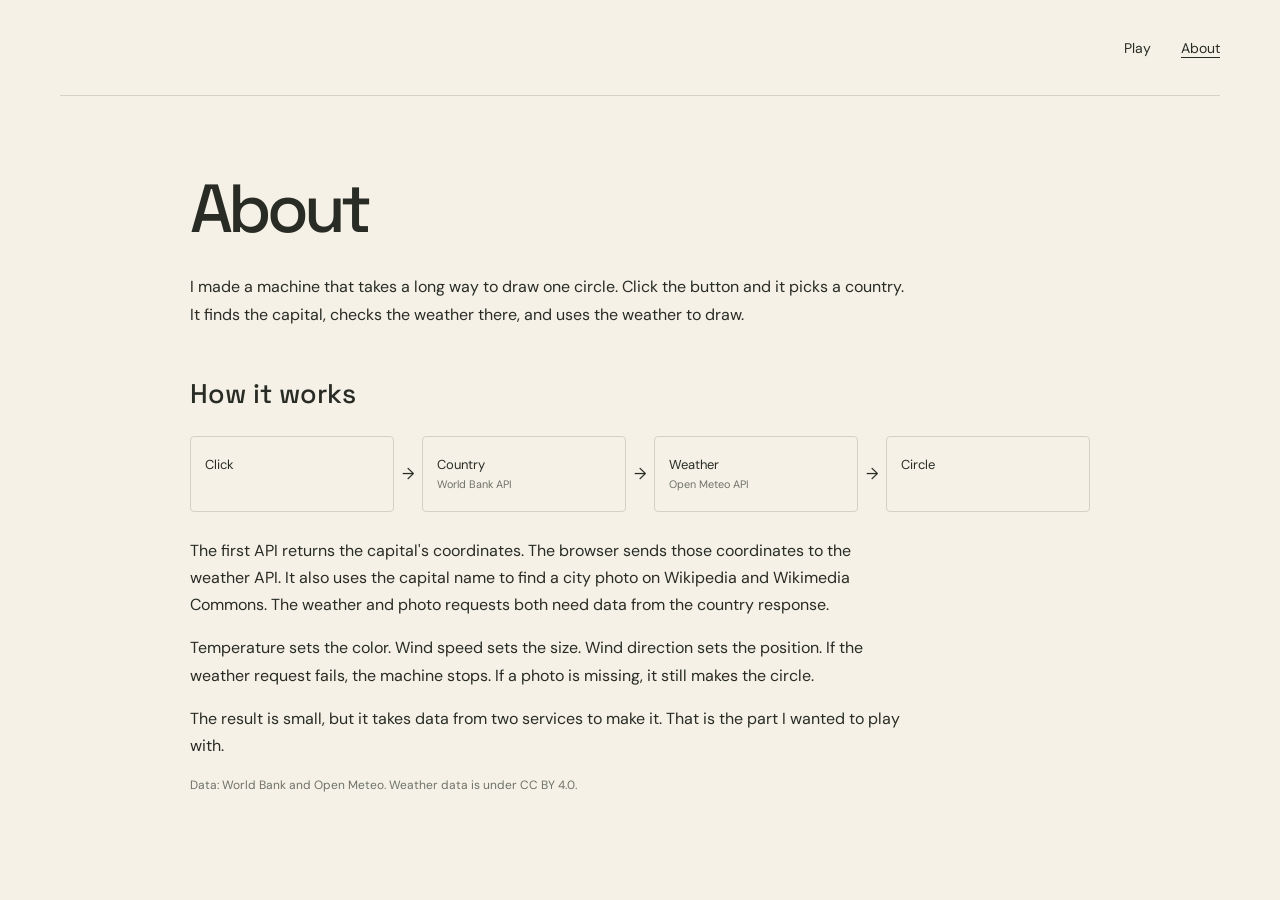
<file: just-a-circle/about.html>
<!doctype html>
<html lang="en">
<head><meta charset="utf-8"><meta name="viewport" content="width=device-width, initial-scale=1"><title>About | Circle</title><link rel="stylesheet" href="style.css"></head>
<body>
<header><nav><a href="index.html">Play</a><a href="about.html" aria-current="page">About</a></nav></header>
<main class="about">
  <h1>About</h1>
  <p>I made a machine that takes a long way to draw one circle. Click the button and it picks a country. It finds the capital, checks the weather there, and uses the weather to draw.</p>
  <h2>How it works</h2>
  <div class="flow" aria-label="Click, country, weather, circle"><div>Click</div><span aria-hidden="true">→</span><div>Country<small>World Bank API</small></div><span aria-hidden="true">→</span><div>Weather<small>Open Meteo API</small></div><span aria-hidden="true">→</span><div>Circle</div></div>
  <p>The first API returns the capital's coordinates. The browser sends those coordinates to the weather API. It also uses the capital name to find a city photo on Wikipedia and Wikimedia Commons. The weather and photo requests both need data from the country response.</p>
  <p>Temperature sets the color. Wind speed sets the size. Wind direction sets the position. If the weather request fails, the machine stops. If a photo is missing, it still makes the circle.</p>
  <p>The result is small, but it takes data from two services to make it. That is the part I wanted to play with.</p>
  <p class="credits">Data: World Bank and Open Meteo. Weather data is under CC BY 4.0.</p>
</main>
</body></html>
</file>
<file: just-a-circle/style.css>
@import url('https://fonts.googleapis.com/css2?family=DM+Sans:wght@400;500;600;700&family=Space+Grotesk:wght@400;500;600;700&display=swap');
:root{--paper:#f5f1e7;--ink:#292c25;--muted:#6f7268;--line:#d6d1c5;--orange:#f36840;--green:#536748;font-family:'DM Sans',Arial,sans-serif;color:var(--ink);background:var(--paper)}
*{box-sizing:border-box}body{margin:0}header,main,footer{width:min(1160px,calc(100% - 64px));margin:auto}header{height:96px;display:flex;align-items:center;justify-content:space-between;border-bottom:1px solid var(--line)}a{color:inherit;text-underline-offset:4px}.brand{display:flex;gap:12px;align-items:center;text-decoration:none;font-weight:700;font-size:20px}.logo{width:21px;height:21px;background:var(--orange);border-radius:50%;display:inline-block}nav{display:flex;gap:30px}nav a{text-decoration:none;font-size:14px}nav a[aria-current]{text-decoration:underline}.intro{display:grid;grid-template-columns:1.4fr 1fr;gap:20px;padding:58px 0 48px}.label{grid-column:1/-1;font-size:11px;letter-spacing:2px;font-weight:700;margin:0}h1,h2,h3{font-family:'Space Grotesk',Arial,sans-serif}h1{font-size:clamp(52px,6.8vw,88px);font-weight:500;line-height:1.02;letter-spacing:-5px;margin:0}.intro-side{align-self:end;justify-self:end;width:300px}.intro-side p{font-size:17px;line-height:1.6;margin:0 0 22px}button{display:flex;justify-content:space-between;align-items:center;width:100%;border:0;background:var(--orange);border-radius:4px;padding:18px 22px;font:600 16px 'DM Sans',Arial;cursor:pointer;color:#22291e;box-shadow:0 3px 0 #c94e2a}button:hover{background:#ff784e}button:disabled{opacity:.6;cursor:wait}button span{font-size:24px}a:focus-visible,button:focus-visible{outline:3px solid var(--green);outline-offset:5px}.machine{border:1px solid var(--ink);border-radius:8px;overflow:hidden}.machine-top{padding:17px 24px;background:var(--green);color:#fff9ee;font-size:12px;display:flex;justify-content:space-between;letter-spacing:.4px}i{display:inline-block;background:#d7e3c8;width:7px;height:7px;border-radius:50%;margin-right:6px}i.busy{background:#ffc16d;animation:pulse 1s infinite}.steps{display:grid;grid-template-columns:repeat(3,1fr)}article{padding:24px;min-height:260px;border-right:1px solid var(--line);transition:background .3s}article:last-child{border:0}article.active{background:#eee5cd}article.done .number{background:var(--green);color:white}.number{display:inline-grid;place-items:center;border:1px solid var(--line);border-radius:50%;width:31px;height:31px;font-size:11px}h2{font-size:22px;font-weight:500;margin:17px 0 7px}.source{font-size:9px!important;letter-spacing:1.2px;font-weight:700;color:var(--muted)}article p{font-size:13px;line-height:1.5;margin:8px 0;color:var(--muted)}article .value{font-size:20px;font-weight:500;color:var(--ink);margin-top:20px}article a{font-size:11px}.stage{border-top:1px solid var(--ink);background:#eeeade}.stage-caption{display:flex;justify-content:space-between;padding:20px 24px 0;font-size:10px;letter-spacing:1px}svg{display:block;width:100%;height:300px}.stage>p{text-align:center;font-size:14px;margin:0;padding:0 20px 26px}#result-circle{transition:r .7s,cx .7s,cy .7s,fill .7s}.footnote{font-size:12px;color:var(--muted);display:flex;justify-content:space-between;margin:20px 0 50px}footer{border-top:1px solid var(--line);padding:24px 0 34px;display:flex;justify-content:space-between;font-size:11px;color:var(--muted)}#error{padding:18px;border:1px solid #b04a30;color:#983d29;border-radius:4px}.about{max-width:900px;padding:58px 0}.about h1{font-size:68px;margin:20px 0 30px}.about .lead{font-size:21px;max-width:650px;line-height:1.6}.about h2{font-size:27px;margin-top:48px}.about p{line-height:1.7;max-width:720px}.flow{display:flex;align-items:stretch;gap:8px;margin:25px 0}.flow div{padding:18px 14px;border:1px solid var(--line);border-radius:4px;flex:1;font-size:13px;line-height:1.6}.flow span{align-self:center}.flow small{display:block;color:var(--muted)}.about dl{display:grid;grid-template-columns:180px 1fr;gap:16px 24px;font-size:14px;line-height:1.6}.about dt{font-weight:700}.about dd{margin:0}.about ul{line-height:1.8;padding-left:20px;font-size:14px}@keyframes pulse{50%{opacity:.3}}@media(max-width:700px){header,main,footer{width:calc(100% - 32px)}header{height:75px}.brand{font-size:17px}.intro{grid-template-columns:1fr;padding:36px 0;gap:25px}h1{letter-spacing:-3px}.intro-side{justify-self:start;width:100%;max-width:350px}.steps{grid-template-columns:1fr}article{min-height:0;border-right:0;border-bottom:1px solid var(--line);padding:20px}article .value{margin-top:12px}h2{display:inline;margin-left:10px;font-size:21px}.stage-caption{gap:15px;line-height:1.5}svg{height:250px}.footnote{display:block;line-height:2}.footnote a{display:block}footer{gap:20px}.about h1{font-size:52px}.flow{flex-direction:column}.flow span{transform:rotate(90deg)}.about dl{grid-template-columns:1fr;gap:6px}.about dd{margin-bottom:14px}}@media(prefers-reduced-motion:reduce){*,*::before,*::after{animation:none!important;transition:none!important}}

header{justify-content:flex-end}main{padding-bottom:32px}.intro{padding-top:48px}

.intro{grid-template-columns:1fr auto;align-items:center;padding:48px 0 36px}.intro h1{font-size:clamp(42px,6vw,70px);letter-spacing:-3px}.intro-side{width:220px;align-self:center}.steps article{min-height:210px}.credits{font-size:12px;color:var(--muted)}@media(max-width:700px){.intro{grid-template-columns:1fr}.intro-side{width:220px}.steps article{min-height:0}}

#place-photo{margin:0;border-top:1px solid var(--line)}#place-photo[hidden]{display:none}#city-photo{display:block;width:100%;height:320px;object-fit:cover}#place-photo figcaption{display:flex;justify-content:space-between;gap:16px;padding:12px 24px;font-size:12px}#photo-credit{max-width:65%;text-align:right;color:var(--muted);font-size:10px}@media(max-width:700px){#city-photo{height:230px}#place-photo figcaption{padding:12px 16px}}
</file>
